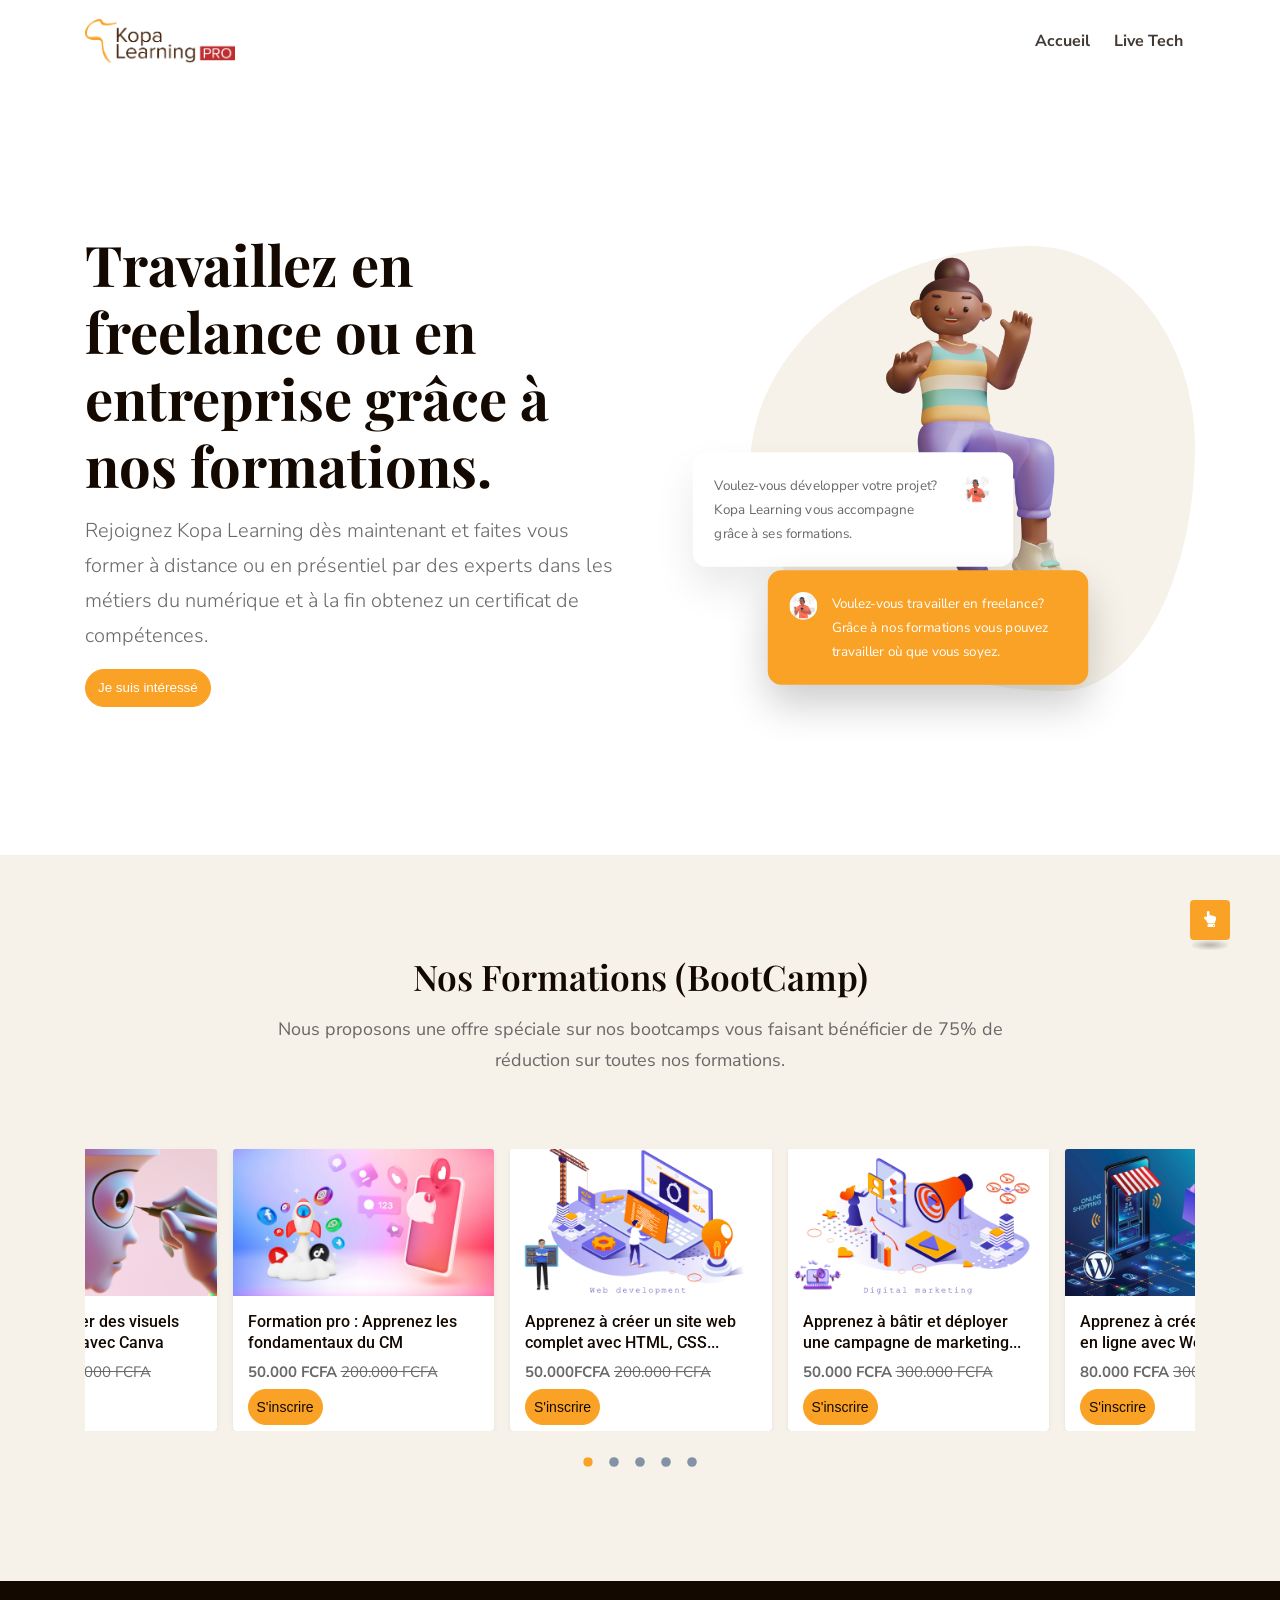
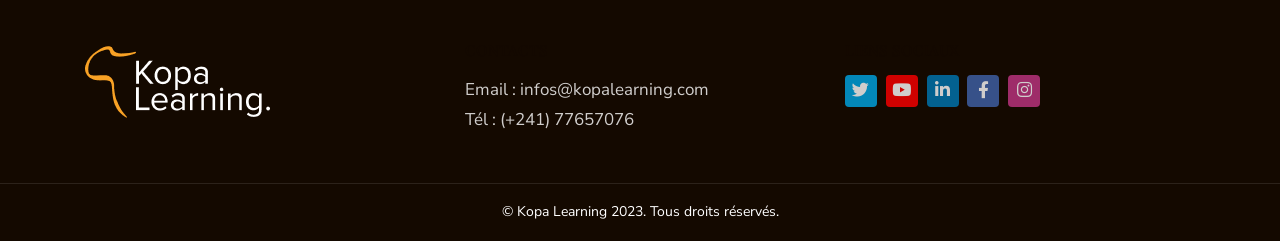
<file: index.html>
<!DOCTYPE html>
<html lang="fr">


<head>
    <meta charset="utf-8">
    <meta name="viewport" content="width=device-width, initial-scale=1, shrink-to-fit=no">
    <meta http-equiv="X-UA-Compatible" content="ie=edge">

    <!--favicon icon-->
    <link rel="icon" href="assets/img/favicon3.png" type="image/png" sizes="16x16">

    <link rel="preconnect" href="https://fonts.googleapis.com">
    <link rel="preconnect" href="https://fonts.gstatic.com" crossorigin>
    <link href="https://fonts.googleapis.com/css2?family=Nunito+Sans:wght@300&family=Playfair+Display&display=swap" rel="stylesheet">

    <!--title-->
    <title>Formations pro Kopa Learning</title>

    <!--build:css-->
    <link rel="stylesheet" href="assets/css/main.css">
    <!-- endbuild -->

    <!-- Google tag (gtag.js) -->
    <script async src="https://www.googletagmanager.com/gtag/js?id=G-3F0EL41356"></script>
    <script>
    window.dataLayer = window.dataLayer || [];
    function gtag(){dataLayer.push(arguments);}
    gtag('js', new Date());

    gtag('config', 'G-3F0EL41356');
    </script>
</head>

<body>

    <!--preloader start-->
    <div id="preloader">
        <div class="preloader-wrap">
            <img src="assets/img/Kopa learning pro color.png" alt="logo" width="200" class="img-fluid" />
            <div class="thecube">
                <div class="cube c1"></div>
                <div class="cube c2"></div>
                <div class="cube c4"></div>
                <div class="cube c3"></div>
            </div>
        </div>
    </div>
    <!--preloader end-->
   <!--header section start-->
   <header class="header">
    <!--start navbar-->
    <nav class="navbar navbar-expand-lg  bg-transparent">
        <div class="container">
            <a class="navbar-brand" href="index.html">
                <img src="assets/img/Kopa learning pro color.png" width="150" alt="logo" class="img-fluid" />
            </a>
            <button class="navbar-toggler" type="button" data-toggle="collapse" data-target="#navbarSupportedContent" aria-controls="navbarSupportedContent" aria-expanded="false" aria-label="Toggle navigation">
                <span class="ti-menu"></span>
            </button>

            <div class="collapse navbar-collapse h-auto" id="navbarSupportedContent">
                <ul class="navbar-nav ml-auto menu">
                    <li><a href="index.html"> Accueil</a>
                    </li>
                    <li>
                        <a href="https://livetech.kopalearning.com/" target="_blank">Live Tech</a>
                    </li>
                </ul>
            </div>
        </div>
    </nav>
</header>

    <div class="main">

        <section class="position-relative ptb-100">
            <div class="fit-cover background-image-wraper position-absolute"></div>
            <div class="container">
                <div class="row align-items-center justify-content-between">
                    <div class="col-md-12 col-lg-6">
                        <div class="section-heading py-5">
                            <h1 class="font-weight-bolder display-4">Travaillez en freelance ou en entreprise grâce à nos formations.</h1>
                            <p class="lead"> Rejoignez Kopa Learning dès maintenant et faites vous former à distance ou en présentiel
                                par des experts dans les métiers du numérique et à la fin obtenez un certificat de compétences.</p>
                            <div class="action-btns mt-3">
                                <a href="#formations" class="btn btn-brand-02 btn-rounded mr-3">Je suis intéressé</a>
                            </div>
                        </div>
                    </div>
                    <div class="col-md-12 col-lg-5">
                        <div class="hero-image-wrap">
                            <div class="content-img-wrap">
                                <img class="fancy-radius-1 hero-img-width img-custom-width img-fluid gray-light-bg z--1" src="assets/img/Marni 4.png" alt="modern desk">
                                <div class="position-absolute dot-shape">
                                    <img src="assets/img/dot-shape.png" alt="appdash">
                                </div>
                                <div class="animation-item d-none d-md-block d-lg-block">
                                    
                                    <div class="position-absolute p-4 w-75 rounded-custom d-flex bg-white hero-animated-card-1">
                                        <p class="gr-text-11 mb-0 text-mirage-2">Voulez-vous développer votre projet? Kopa Learning vous accompagne grâce à ses formations.</p>
                                        <div class="small-card-img ml-3">
                                            <img src="assets/img/happy.jpg" alt="" width="80px" class="rounded-circle img-fluid">
                                        </div>
                                    </div>
                                   
                                    <div class="position-absolute p-4 w-75 rounded-custom d-flex secondary-bg hero-animated-card-2">
                                        <div class="small-card-img mr-3 text-white">
                                            <img src="assets/img/happy.jpg" alt="" width="80px" class="rounded-circle img-fluid">
                                        </div>
                                        <p class="gr-text-11 mb-0 text-white">Voulez-vous travailler en freelance? Grâce à nos formations vous pouvez travailler où que vous soyez.</p>
                                    </div>
                                </div>
                            </div>
                        </div>
                    </div>
                </div>
                <!--end row-->
            </div>
        </section>

        <section id="formations" class="screenshots-section pb-100 pt-100 gray-light-bg">
            <div class="container">
                <div class="row justify-content-center">
                    <div class="col-md-9 col-lg-8">
                        <div class="section-heading text-center mb-5">
                            <h2>Nos Formations (BootCamp)</h2>
                            <p class="font-size-18">Nous proposons une offre spéciale sur nos bootcamps vous faisant bénéficier de 75% de réduction sur toutes nos formations.</p>
                        </div>
                    </div>
                </div>
                <!--start app screen carousel-->
                <div class="screenshot-wrap">
                    <div class="screen-carousel owl-carousel owl-theme dot-indicator">
                        <div class="single-blog-card card border-0 shadow-sm mt-4 mx-2">
                            <div class="blog-img position-relative">
                                <img src="assets/img/devweb.png" class="card-img-top" alt="formation">
                            </div>
                            <div class="card-body card-body-height">
                                <h5 class="card-title" data-training-btn="devweb">
                                    <a href="trainingView.html?devweb-kopa">Apprenez à créer un site web complet avec HTML, CSS...</a>
                                </h5>
                                <p class="card-text">
                                    <b>50.000FCFA</b> <del>200.000 FCFA</del>
                                </p>
                                <a href="https://e-billing.digitech-africa.com/3AwJKOK" target="_blank" class="btn btn-brand-02 btn-rounded mr-3 susb-btn">S'inscrire</a>
                            </div>
                        </div>
                        <div class="single-blog-card card border-0 shadow-sm mt-4 mx-2">
                            <div class="blog-img position-relative">
                                <img src="assets/img/dm.png" class="card-img-top" alt="formation">
                            </div>
                            <div class="card-body card-body-height">
                                <h3 class="h5 card-title" data-training-btn="dm">
                                    <a href="trainingView.html?dm-kopa" target="_blank" >Apprenez à bâtir et déployer une campagne de marketing...</a>
                                </h3>
                                <p class="card-text">
                                    <b>50.000 FCFA</b> <del>300.000 FCFA</del>
                                </p>
                                <a href="https://e-billing.digitech-africa.com/43iV2n1" target="_blank" class="btn btn-brand-02 btn-rounded mr-3 susb-btn">S'inscrire</a>
                            </div>
                    
                        </div>
                        <div class="single-blog-card card border-0 shadow-sm mt-4 mx-2">
                            <div class="blog-img position-relative">
                                <img src="assets/img/wp.png" class="card-img-top" alt="formation">
                            </div>
                            <div class="card-body card-body-height">
                                <h3 class="h5 card-title" data-training-btn="wp">
                                    <a href="trainingView.html?wp-kopa" target="_blank" >Apprenez à créer une boutique en ligne  avec Wordpress</a>
                                </h3>
                                <p class="card-text">
                                   <b>80.000 FCFA</b> <del>300.000 FCFA</del>
                                </p>
                                <a href="https://e-billing.digitech-africa.com/3GpeVil" target="_blank" class="btn btn-brand-02 btn-rounded mr-3 susb-btn">S'inscrire</a>
                            </div>
                       
                        </div>
                        <!-- <div class="single-blog-card card border-0 shadow-sm mt-4 mx-2">
                            <div class="blog-img position-relative">
                                <img src="assets/img/paiementenligne.png" class="card-img-top" alt="formation">
                            </div>
                            <div class="card-body card-body-height">
                                <h3 class="h5 card-title" data-training-btn="pay">
                                    <a href="trainingView.html">Apprenez à intégrer une solution de paiement par...</a>
                                </h3>

                                <p class="card-text">
                                    <b>100.000 FCFA</b> <del>200.000 FCFA</del>
                                </p>
                                <a href="#" class="btn btn-brand-02 btn-rounded mr-3 susb-btn">S'inscrire</a>
                            </div>    
                        </div> -->
                        <div class="single-blog-card card border-0 shadow-sm mt-4 mx-2">
                            <div class="blog-img position-relative">
                                <img src="assets/img/canva.png" class="card-img-top" alt="formation">
                            </div>
                            <div class="card-body card-body-height">
                                <h3 class="h5 card-title" data-training-btn="canva">
                                    <a href="trainingView.html?canva-kopa" target="_blank" >Apprenez à créer des visuels professionnels avec Canva</a>
                                </h3>

                                <p class="card-text">
                                    <b>20.000 FCFA</b> <del>50.000 FCFA</del>
                                </p>
                                <a href="https://e-billing.digitech-africa.com/3ZRwa2w" target="_blank" class="btn btn-brand-02 btn-rounded mr-3 susb-btn">S'inscrire</a>
                            </div>
                        </div>
                        <div class="single-blog-card card border-0 shadow-sm mt-4 mx-2">
                            <div class="blog-img position-relative">
                                <img src="assets/img/cm.png" class="card-img-top" alt="formation">
                            </div>
                            <div class="card-body card-body-height">
                                <h3 class="h5 card-title" data-training-btn="cm">
                                    <a href="trainingView.html?cm-kopa" target="_blank" > Formation pro : Apprenez les fondamentaux du CM 
                                   </a>
                                </h3>
                                <p class="card-text">
                                    <b>50.000 FCFA</b> <del>200.000 FCFA</del>
                                </p>
                                <a href="https://e-billing.digitech-africa.com/3KJVSSx" target="_blank" class="btn btn-brand-02 btn-rounded mr-3 susb-btn">S'inscrire</a>
                            </div>
                        </div>
                    </div>
                </div>
                <!--end app screen carousel-->
            </div>
        </section>


        <!--screenshots section end-->
    </div>

    <!--footer section start-->
    <!--when you want to remove subscribe newsletter container then you should remove .footer-with-newsletter class-->
    <footer class="footer-1 pt-60 footer-with-newsletter" style="background-color: #140900;">
        <div class="container">
            <div class="row">
                <div class="col-md-12 col-lg-4 mb-4 mb-md-4 mb-sm-4 mb-lg-0">
                    <a href="#" class="navbar-brand mb-2">
                        <img src="assets/img/Logo-kopa-learning-white-footer.png" alt="logo" class="img-fluid">
                    </a>
                </div>
                <div class="col-md-12 col-lg-8">
                    <div class="row mt-0">
                        <div class="col-sm-6 col-md-6 col-lg-6 mb-6 mb-sm-4 mb-md-0 mb-lg-0">
                            <h6 class="text-uppercase">Contacts</h6>
                            <ul>
                                <li>
                                    <a href="mailto:infos@kopalearning.com" class="text-white">Email : infos@kopalearning.com</a>
                                </li>
                                <li>
                                    <a  href="tel:+24177657076" class="text-white">Tél : (+241) 77657076</a>
                                </li>
                            </ul>
                        </div>
                        <div class="col-sm-6 col-md-6 col-lg-6">
                            <h6 class="text-uppercase">Liens sociaux</h6>
                            <div class="list-inline social-list-default background-color social-hover-2 mt-2">
                                <li class="list-inline-item"><a class="twitter" href="https://twitter.com/kopalearning"><i class="fab fa-twitter"></i></a></li>
                                <li class="list-inline-item"><a class="youtube" href="https://www.youtube.com/channel/UCslVq5JR4PDra3Sv-5Ygo_A"><i class="fab fa-youtube"></i></a></li>
                                <li class="list-inline-item"><a class="linkedin" href="https://www.linkedin.com/company/kopalearning"><i class="fab fa-linkedin-in"></i></a></li> 
                                <li class="list-inline-item"><a class="facebook" href="https://www.facebook.com/kopalearning"><i class="fab fa-facebook-f"></i></a></li>
                                <li class="list-inline-item"><a class="instagram" href="https://www.instagram.com/kopalearning/"><i class="fab fa-instagram"></i></a></li>
                            </div>
                        </div>
                    </div>
                </div>
            </div>
        </div>
        <!--end of container-->

        <!--footer bottom copyright start-->
        <div class="footer-bottom border-gray-light mt-5 py-3">
            <div class="container">
                <div class="row">
                    <div class="col-md-12 col-lg-12">
                        <div class="copyright-wrap small-text text-white">
                            <p class="mb-0" style="font-size: 14px; text-align: center;">&copy; Kopa Learning 2023. Tous droits réservés.</p>
                        </div>
                    </div>
                </div>
            </div>
        </div>
        <!--footer bottom copyright end-->
    </footer>
    <!--footer section end-->
    <!--scroll bottom to top button start-->
    <div class="scroll-top scroll-to-target primary-bg text-white" data-target="html">
        <span class="fas fa-hand-point-up"></span>
    </div>
    <!--scroll bottom to top button end-->
    <!--build:js-->

    <script src="assets/js/starter.js"></script>

    <script src="assets/js/vendors/jquery-3.5.1.min.js"></script>
    <script src="assets/js/vendors/popper.min.js"></script>
    <script src="assets/js/vendors/bootstrap.min.js"></script>
    <script src="assets/js/vendors/jquery.easing.min.js"></script>
    <script src="assets/js/vendors/owl.carousel.min.js"></script>
    <script src="assets/js/vendors/countdown.min.js"></script>
    <script src="assets/js/vendors/jquery.waypoints.min.js"></script>
    <script src="assets/js/vendors/jquery.rcounterup.js"></script>
    <script src="assets/js/vendors/magnific-popup.min.js"></script>
    <script src="assets/js/vendors/validator.min.js"></script>
    <script src="assets/js/app.js"></script>
    <!--endbuild-->
</body>

</html>
</file>
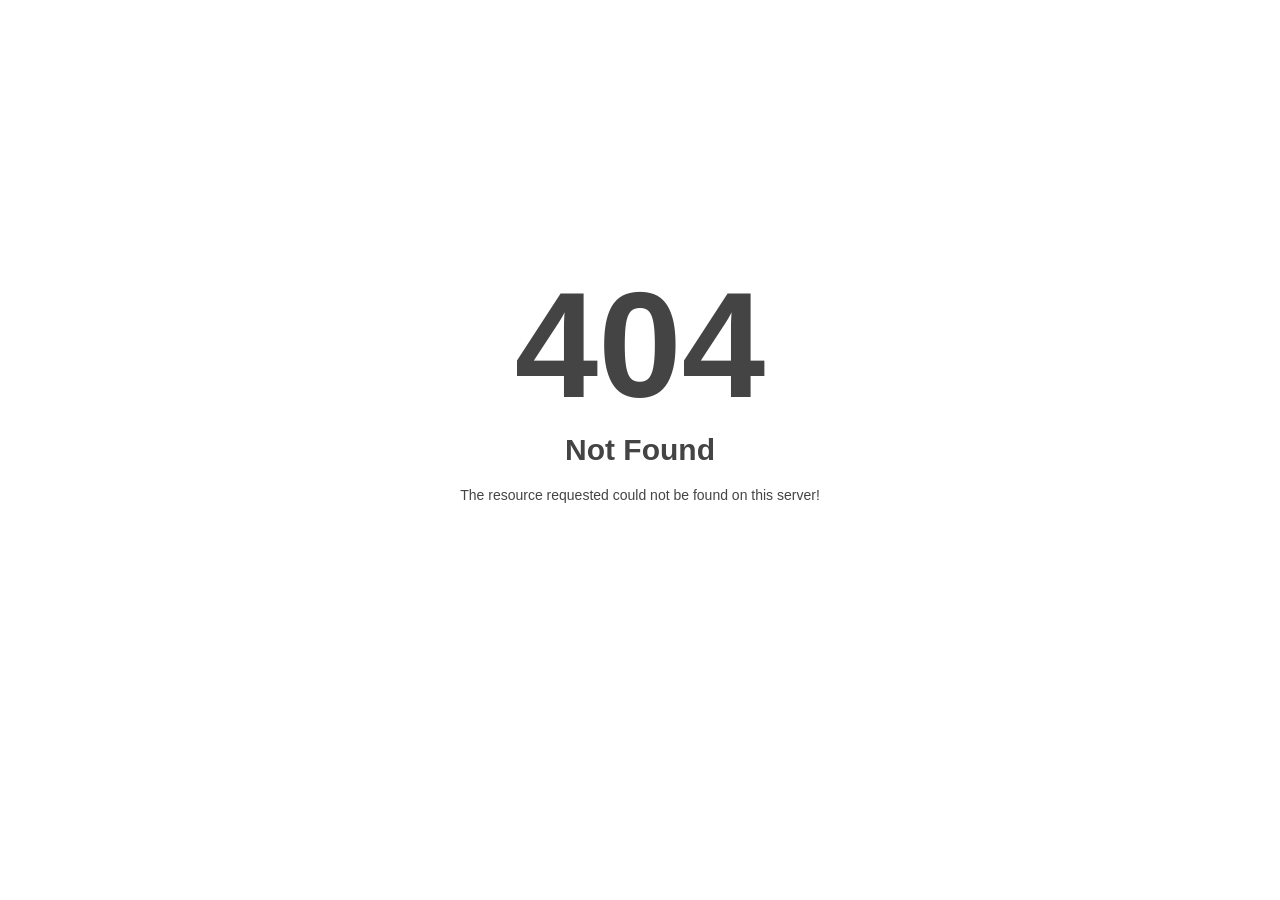
<file: assets/css/owl.video.play.html>
<!DOCTYPE html>
<html style="height:100%">
<head>
<meta name="viewport" content="width=device-width, initial-scale=1, shrink-to-fit=no" />
<title> 404 Not Found
</title></head>
<body style="color: #444; margin:0;font: normal 14px/20px Arial, Helvetica, sans-serif; height:100%; background-color: #fff;">
<div style="height:auto; min-height:100%; ">     <div style="text-align: center; width:800px; margin-left: -400px; position:absolute; top: 30%; left:50%;">
        <h1 style="margin:0; font-size:150px; line-height:150px; font-weight:bold;">404</h1>
<h2 style="margin-top:20px;font-size: 30px;">Not Found
</h2>
<p>The resource requested could not be found on this server!</p>
</div></div></body></html>
</file>
